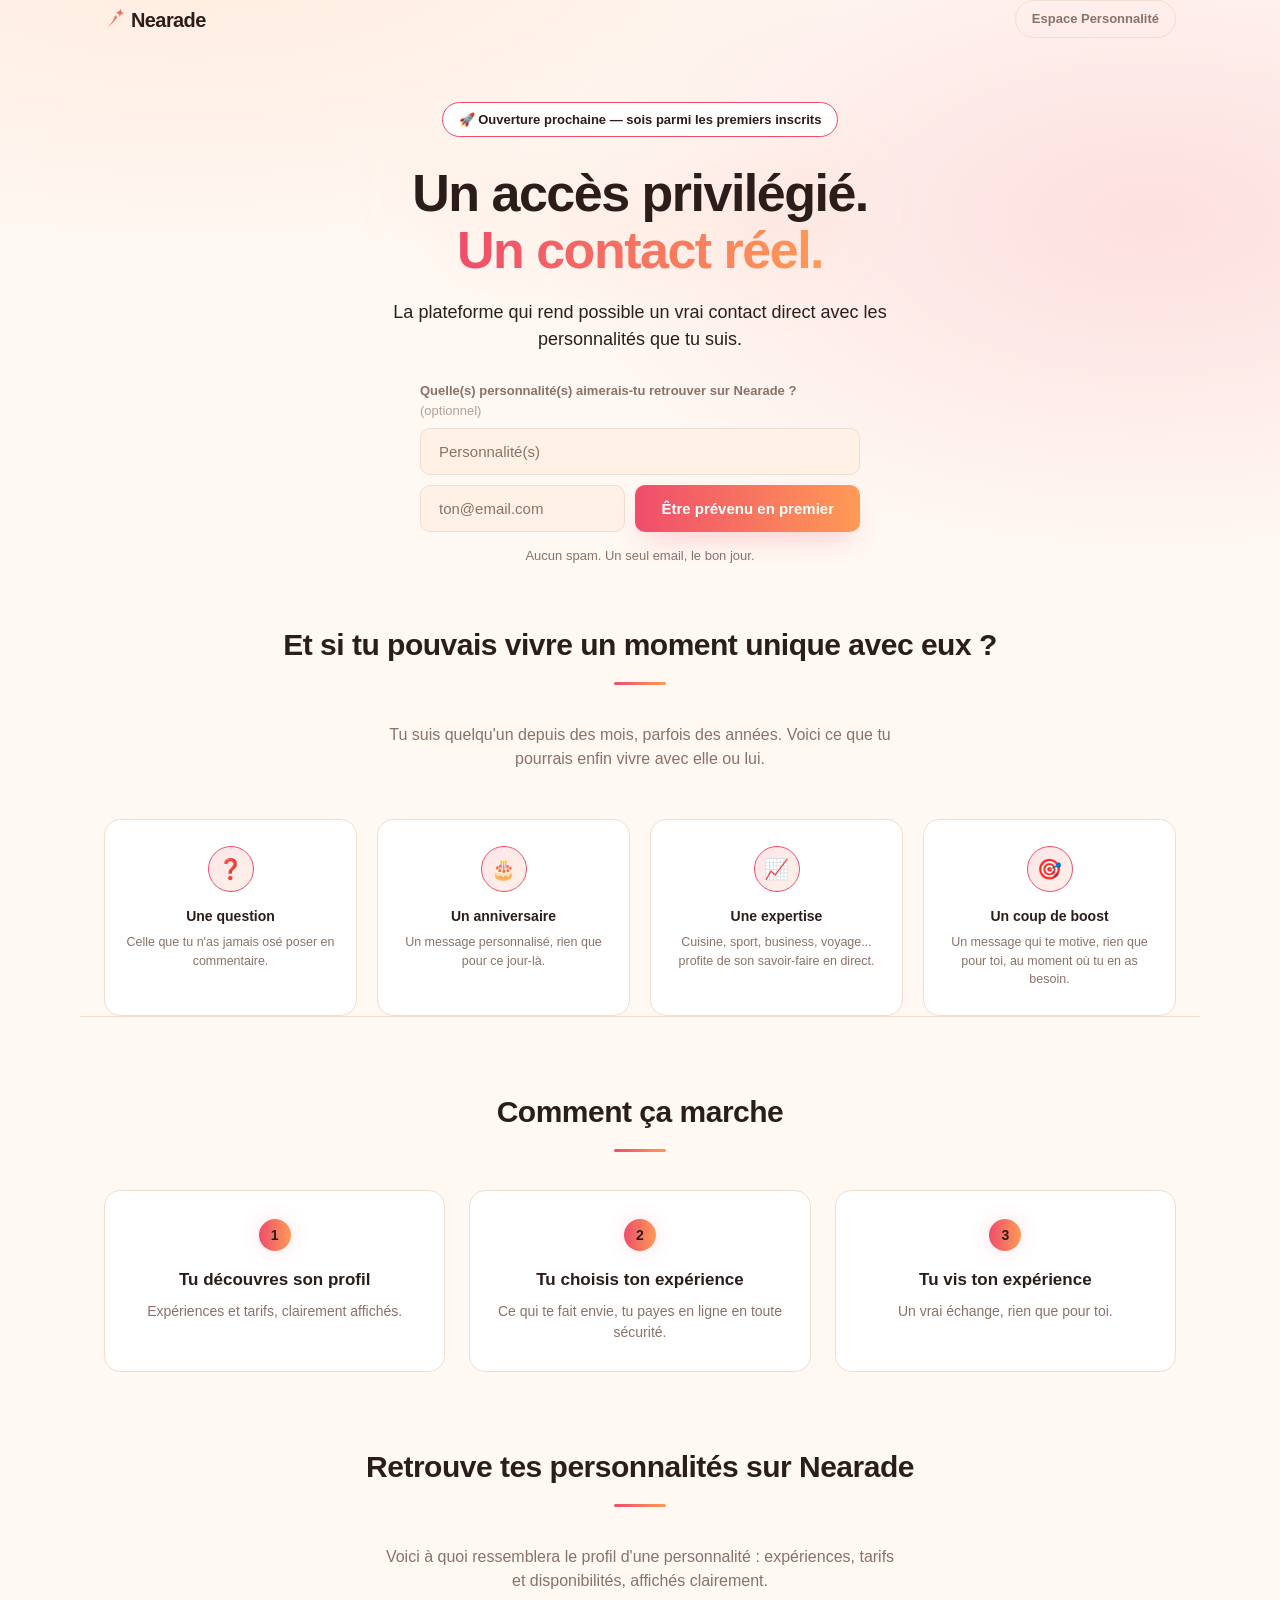
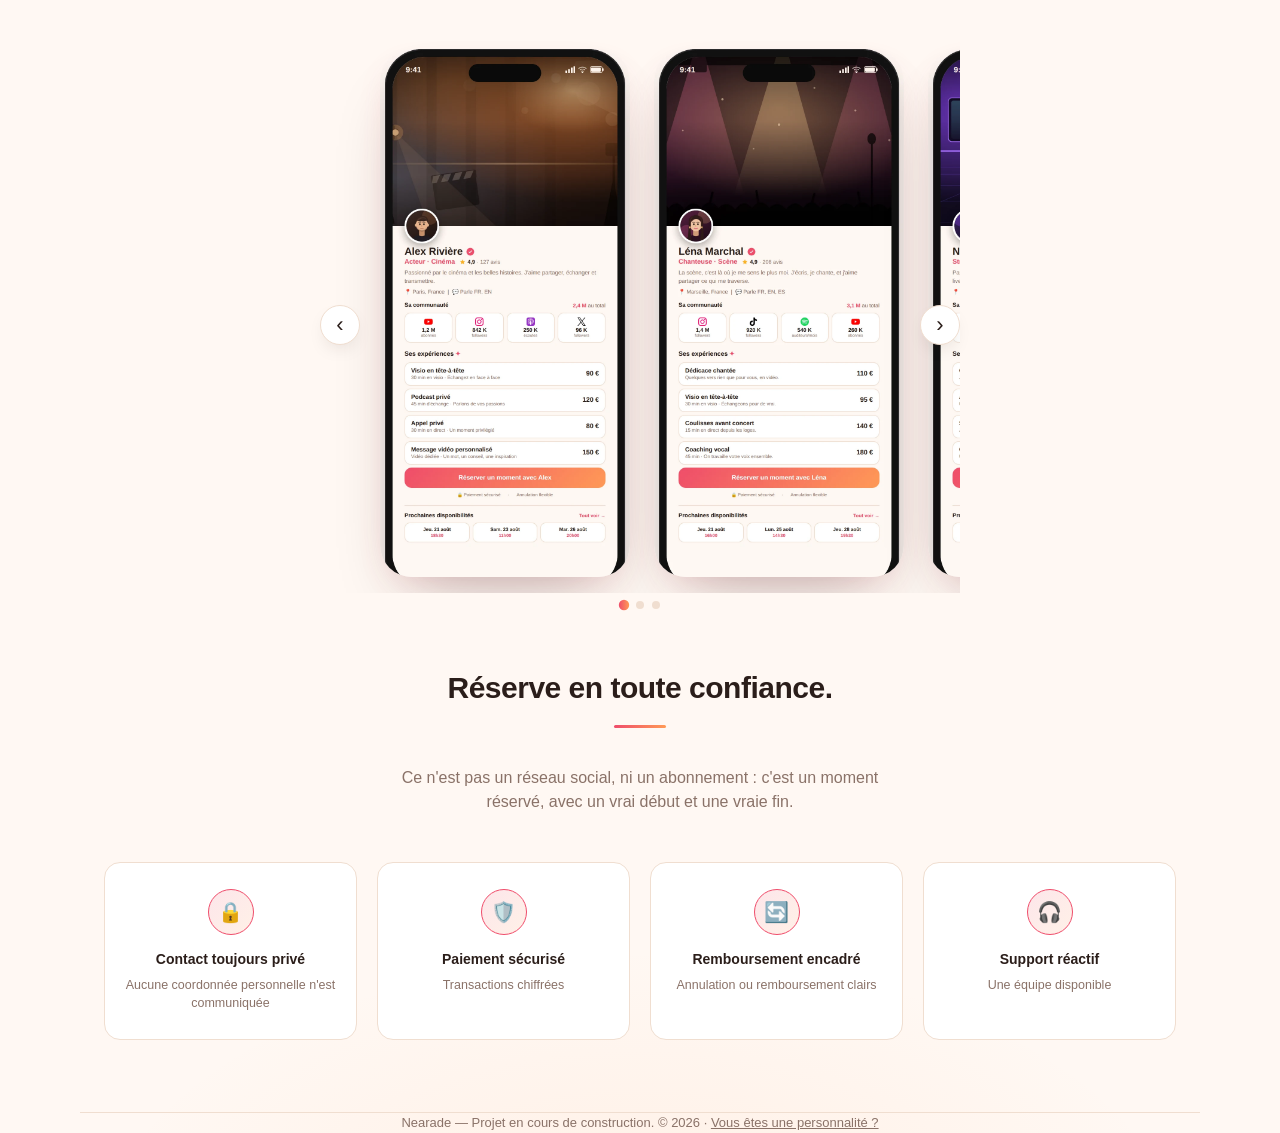
<file: index.html>
<!DOCTYPE html>
<html lang="fr">
<head>
<meta charset="UTF-8">
<meta name="viewport" content="width=device-width, initial-scale=1.0">
<title>Nearade — Un accès privilégié. Un contact réel.</title>
<link rel="icon" type="image/svg+xml" href="favicon.svg">
<link rel="icon" type="image/x-icon" href="favicon.ico">
<link rel="apple-touch-icon" href="apple-touch-icon.png">
<link rel="stylesheet" href="styles.css">
</head>
<body>

<header class="wrap">
  <div class="logo">
    <span class="logo-icon" aria-hidden="true"><svg viewBox="14 21 65 67"><defs><linearGradient id="logoGrad" x1="0%" y1="0%" x2="100%" y2="100%"><stop offset="0%" stop-color="#ef4d6b"/><stop offset="100%" stop-color="#ff9a56"/></linearGradient></defs><path d="M 16.00 86.00 Q 40.00 71.40 55.34 49.01 L 48.66 42.99 Q 40.00 71.40 16.00 86.00 Z" fill="url(#logoGrad)"/><path d="M 76.87 37.81 Q 65.81 38.40 62.19 48.87 Q 61.60 37.81 51.13 34.19 Q 62.19 33.60 65.81 23.13 Q 66.40 34.19 76.87 37.81 Z" fill="url(#logoGrad)"/></svg></span>
    <span class="logo-word">Nearade</span>
  </div>
  <a href="pour-personnalites.html" class="header-link">Espace Personnalité</a>
</header>

<section class="hero wrap">
  <div class="hero-grid">
    <div>
      <div class="badge" id="hero-badge">🚀 Ouverture prochaine — sois parmi les premiers inscrits</div>
      <h1>Un accès privilégié.<br><span class="accent">Un contact réel.</span></h1>

      <p class="subtitle">La plateforme qui rend possible un vrai contact direct avec les personnalités que tu suis.</p>
      <p class="field-label">Quelle(s) personnalité(s) aimerais-tu retrouver sur Nearade ? <span style="opacity:.65;font-weight:500;">(optionnel)</span></p>
      <form class="signup" data-audience="communaute">
        <input type="text" name="personality" class="signup-wide" placeholder="Personnalité(s)">
        <input type="email" placeholder="ton@email.com" required>
        <button type="submit">Être prévenu en premier</button>
      </form>
      <div class="confirm" id="confirm-communaute">C'est noté ! On te préviendra dès l'ouverture.</div>
      <p class="form-note">Aucun spam. Un seul email, le bon jour.</p>
    </div>
  </div>
</section>

<section class="wrap">
  <h2 class="section-title">Et si tu pouvais vivre un moment unique avec eux ?</h2>
  <p class="section-sub">Tu suis quelqu'un depuis des mois, parfois des années. Voici ce que tu pourrais enfin vivre avec elle ou lui.</p>
  <div class="trust-grid trust-grid-4">
    <div class="trust-item">
      <div class="trust-icon">❓</div>
      <h4>Une question</h4>
      <p>Celle que tu n'as jamais osé poser en commentaire.</p>
    </div>
    <div class="trust-item">
      <div class="trust-icon">🎂</div>
      <h4>Un anniversaire</h4>
      <p>Un message personnalisé, rien que pour ce jour-là.</p>
    </div>
    <div class="trust-item">
      <div class="trust-icon">📈</div>
      <h4>Une expertise</h4>
      <p>Cuisine, sport, business, voyage... profite de son savoir-faire en direct.</p>
    </div>
    <div class="trust-item">
      <div class="trust-icon">🎯</div>
      <h4>Un coup de boost</h4>
      <p>Un message qui te motive, rien que pour toi, au moment où tu en as besoin.</p>
    </div>
  </div>
</section>

<section class="how wrap">
  <h2 class="section-title">Comment ça marche</h2>
  <div class="steps">
    <div class="step">
      <div class="step-num">1</div>
      <h3>Tu découvres son profil</h3>
      <p>Expériences et tarifs, clairement affichés.</p>
    </div>
    <div class="step">
      <div class="step-num">2</div>
      <h3>Tu choisis ton expérience</h3>
      <p>Ce qui te fait envie, tu payes en ligne en toute sécurité.</p>
    </div>
    <div class="step">
      <div class="step-num">3</div>
      <h3>Tu vis ton expérience</h3>
      <p>Un vrai échange, rien que pour toi.</p>
    </div>
  </div>
</section>

<section class="wrap">
  <h2 class="section-title">Retrouve tes personnalités sur Nearade</h2>
  <p class="section-sub">Voici à quoi ressemblera le profil d'une personnalité : expériences, tarifs et disponibilités, affichés clairement.</p>
  <div class="app-carousel">
    <button class="carousel-btn carousel-prev" type="button" aria-label="Profil précédent">‹</button>
    <div class="app-carousel-track">
      <div class="app-carousel-slide">
        <img src="carousel-alex.webp" alt="Aperçu du profil d'Alex, acteur, sur l'application Nearade" loading="lazy" width="836" height="1766">
      </div>
      <div class="app-carousel-slide">
        <img src="carousel-lena.webp" alt="Aperçu du profil de Léna, chanteuse, sur l'application Nearade" loading="lazy" width="836" height="1766">
      </div>
      <div class="app-carousel-slide">
        <img src="carousel-neyko.webp" alt="Aperçu du profil de Neyko, créateur gaming sur Twitch, sur l'application Nearade" loading="lazy" width="836" height="1766">
      </div>
    </div>
    <button class="carousel-btn carousel-next" type="button" aria-label="Profil suivant">›</button>
    <div class="carousel-dots">
      <button class="carousel-dot active" type="button" aria-label="Voir le profil 1"></button>
      <button class="carousel-dot" type="button" aria-label="Voir le profil 2"></button>
      <button class="carousel-dot" type="button" aria-label="Voir le profil 3"></button>
    </div>
  </div>
</section>

<section class="trust wrap">
  <h2 class="section-title">Réserve en toute confiance.</h2>
  <p class="section-sub">Ce n'est pas un réseau social, ni un abonnement : c'est un moment réservé, avec un vrai début et une vraie fin.</p>
  <div class="trust-grid trust-grid-4">
    <div class="trust-item">
      <div class="trust-icon">🔒</div>
      <h4>Contact toujours privé</h4>
      <p>Aucune coordonnée personnelle n'est communiquée</p>
    </div>
    <div class="trust-item">
      <div class="trust-icon">🛡️</div>
      <h4>Paiement sécurisé</h4>
      <p>Transactions chiffrées</p>
    </div>
    <div class="trust-item">
      <div class="trust-icon">🔄</div>
      <h4>Remboursement encadré</h4>
      <p>Annulation ou remboursement clairs</p>
    </div>
    <div class="trust-item">
      <div class="trust-icon">🎧</div>
      <h4>Support réactif</h4>
      <p>Une équipe disponible</p>
    </div>
  </div>
</section>

<footer class="wrap">
  Nearade — Projet en cours de construction. © 2026 · <a href="pour-personnalites.html">Vous êtes une personnalité ?</a>
</footer>

<script>
  // Compatibilité avec d'anciens liens vers l'ancien systeme d'onglets :
  // toute personnalite arrivant via ?tab=personnalite ou #personnalite
  // est redirigee vers la page qui lui est dediee.
  (function () {
    const params = new URLSearchParams(window.location.search);
    const hash = window.location.hash.replace('#', '').toLowerCase();
    const wantsTalent = ['personnalite', 'personnalité', 'talent'].includes(params.get('tab')) || ['personnalite', 'personnalité', 'talent'].includes(hash);
    if (wantsTalent) window.location.replace('pour-personnalites.html');
  })();

  // Emails envoyés vers un Google Form (réponses stockées dans une Google Sheet,
  // notification par email à chaque nouvelle inscription).
  const GOOGLE_FORM_ACTION = "https://docs.google.com/forms/d/e/1FAIpQLSdVNce5n4VydIMprrXnOl7bcdYPAIwErjkWQlhPjv7h3YHFcg/formResponse";
  const GOOGLE_FORM_EMAIL_FIELD = "entry.680707710";
  const GOOGLE_FORM_PERSONALITY_FIELD = "entry.763590563";

  document.querySelectorAll('form.signup').forEach(form => {
    form.addEventListener('submit', (e) => {
      e.preventDefault();
      const audience = form.dataset.audience;
      const emailInput = form.querySelector('input[type="email"]');
      const email = emailInput ? emailInput.value : '';
      const personalityInput = form.querySelector('input[name="personality"]');
      const personality = personalityInput ? personalityInput.value.trim() : '';

      if (email) {
        const data = new FormData();
        data.append(GOOGLE_FORM_EMAIL_FIELD, email);
        if (personality) data.append(GOOGLE_FORM_PERSONALITY_FIELD, personality);
        // mode "no-cors" : Google Forms n'autorise pas la lecture de la réponse
        // depuis un autre domaine, mais l'envoi et l'enregistrement fonctionnent.
        fetch(GOOGLE_FORM_ACTION, {
          method: 'POST',
          mode: 'no-cors',
          body: data
        }).catch(() => {
          // Silencieux : même en cas d'erreur réseau, on ne bloque pas l'utilisateur.
        });
      }

      form.style.display = 'none';
      document.getElementById('confirm-' + audience).style.display = 'block';
    });
  });

  // Carrousel des exemples de profils (Alex / Léna / Neyko)
  (function () {
    const carousel = document.querySelector('.app-carousel');
    if (!carousel) return;
    const track = carousel.querySelector('.app-carousel-track');
    const slides = Array.from(carousel.querySelectorAll('.app-carousel-slide'));
    const dots = Array.from(carousel.querySelectorAll('.carousel-dot'));
    const prevBtn = carousel.querySelector('.carousel-prev');
    const nextBtn = carousel.querySelector('.carousel-next');
    let current = 0;

    function goTo(i) {
      current = Math.max(0, Math.min(slides.length - 1, i));
      slides[current].scrollIntoView({ behavior: 'smooth', block: 'nearest', inline: 'center' });
    }

    dots.forEach((dot, i) => dot.addEventListener('click', () => goTo(i)));
    prevBtn.addEventListener('click', () => goTo(current - 1));
    nextBtn.addEventListener('click', () => goTo(current + 1));

    // Met à jour le point actif en fonction du défilement (manuel ou tactile)
    let scrollTimeout;
    track.addEventListener('scroll', () => {
      clearTimeout(scrollTimeout);
      scrollTimeout = setTimeout(() => {
        const trackCenter = track.scrollLeft + track.clientWidth / 2;
        let closest = 0;
        let closestDist = Infinity;
        slides.forEach((slide, i) => {
          const dist = Math.abs((slide.offsetLeft + slide.clientWidth / 2) - trackCenter);
          if (dist < closestDist) { closestDist = dist; closest = i; }
        });
        current = closest;
        dots.forEach((d, i) => d.classList.toggle('active', i === current));
      }, 100);
    });
  })();
</script>

</body>
</html>
</file>
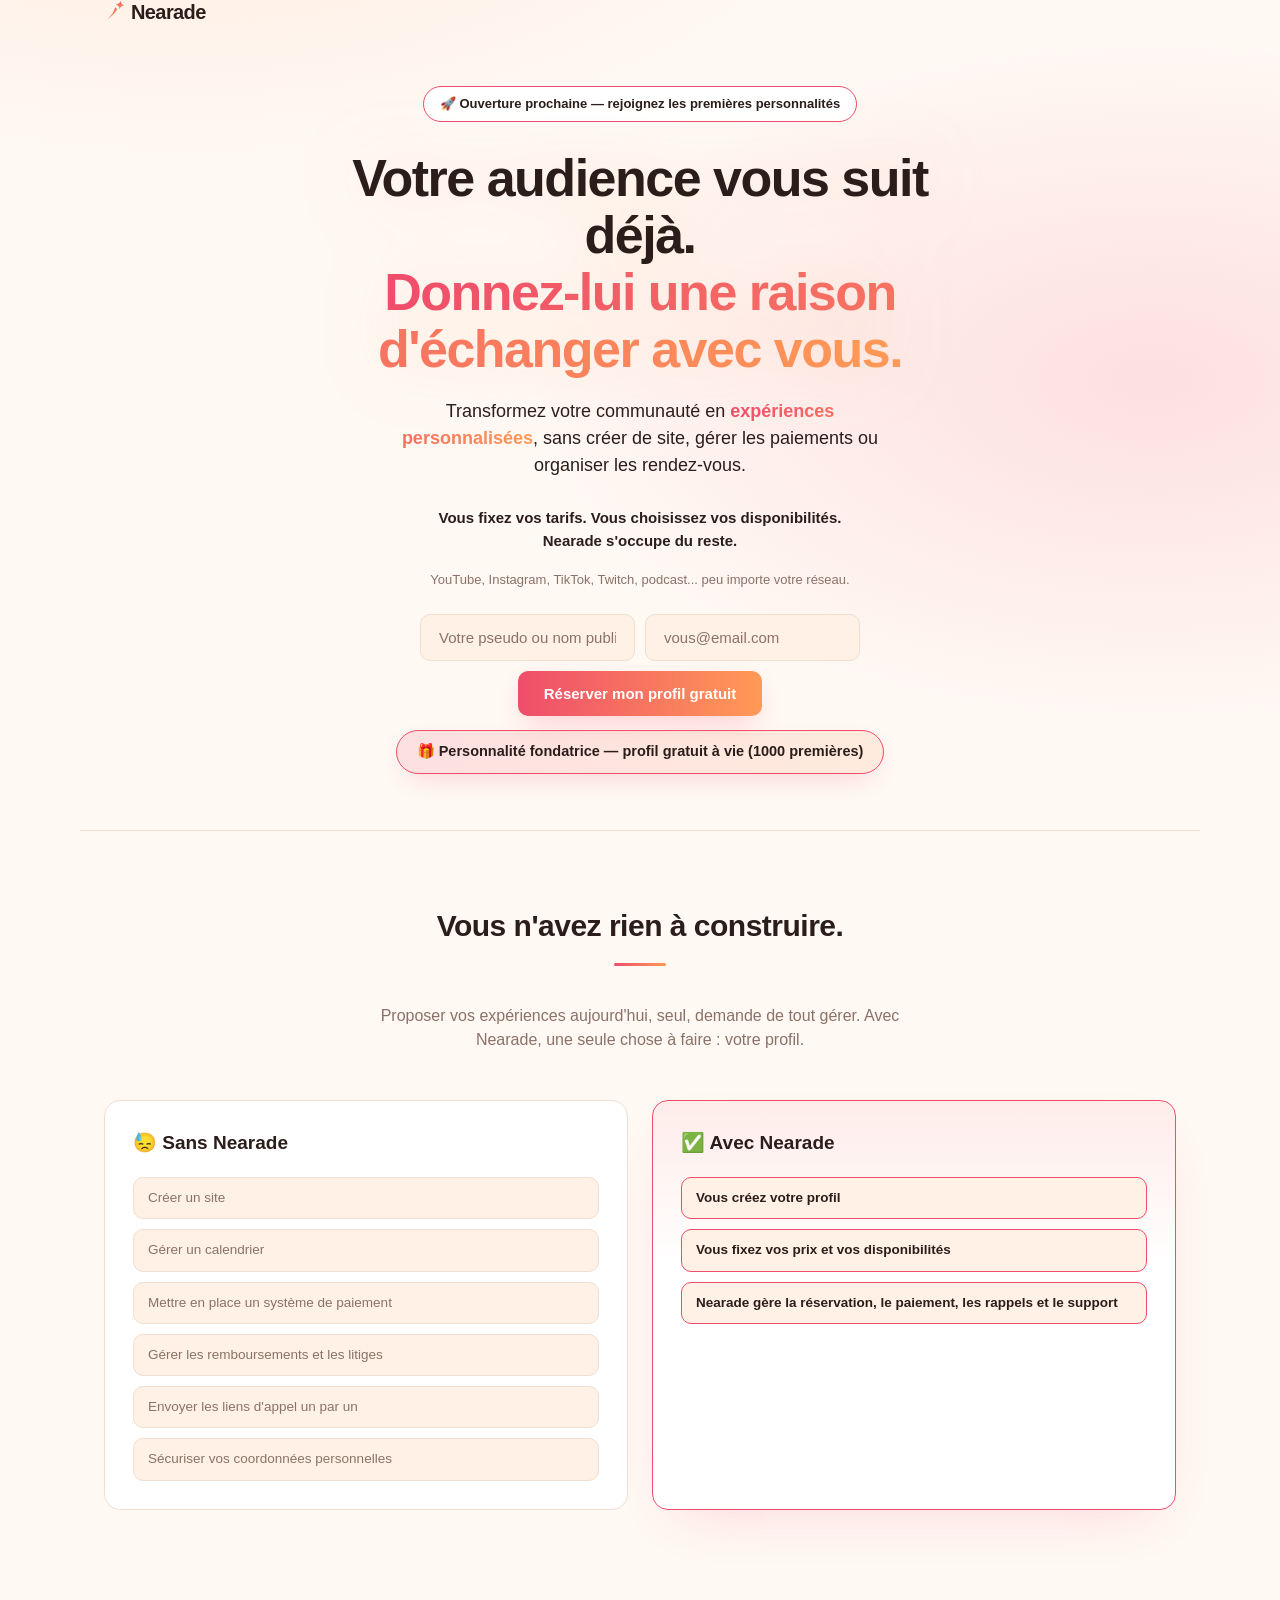
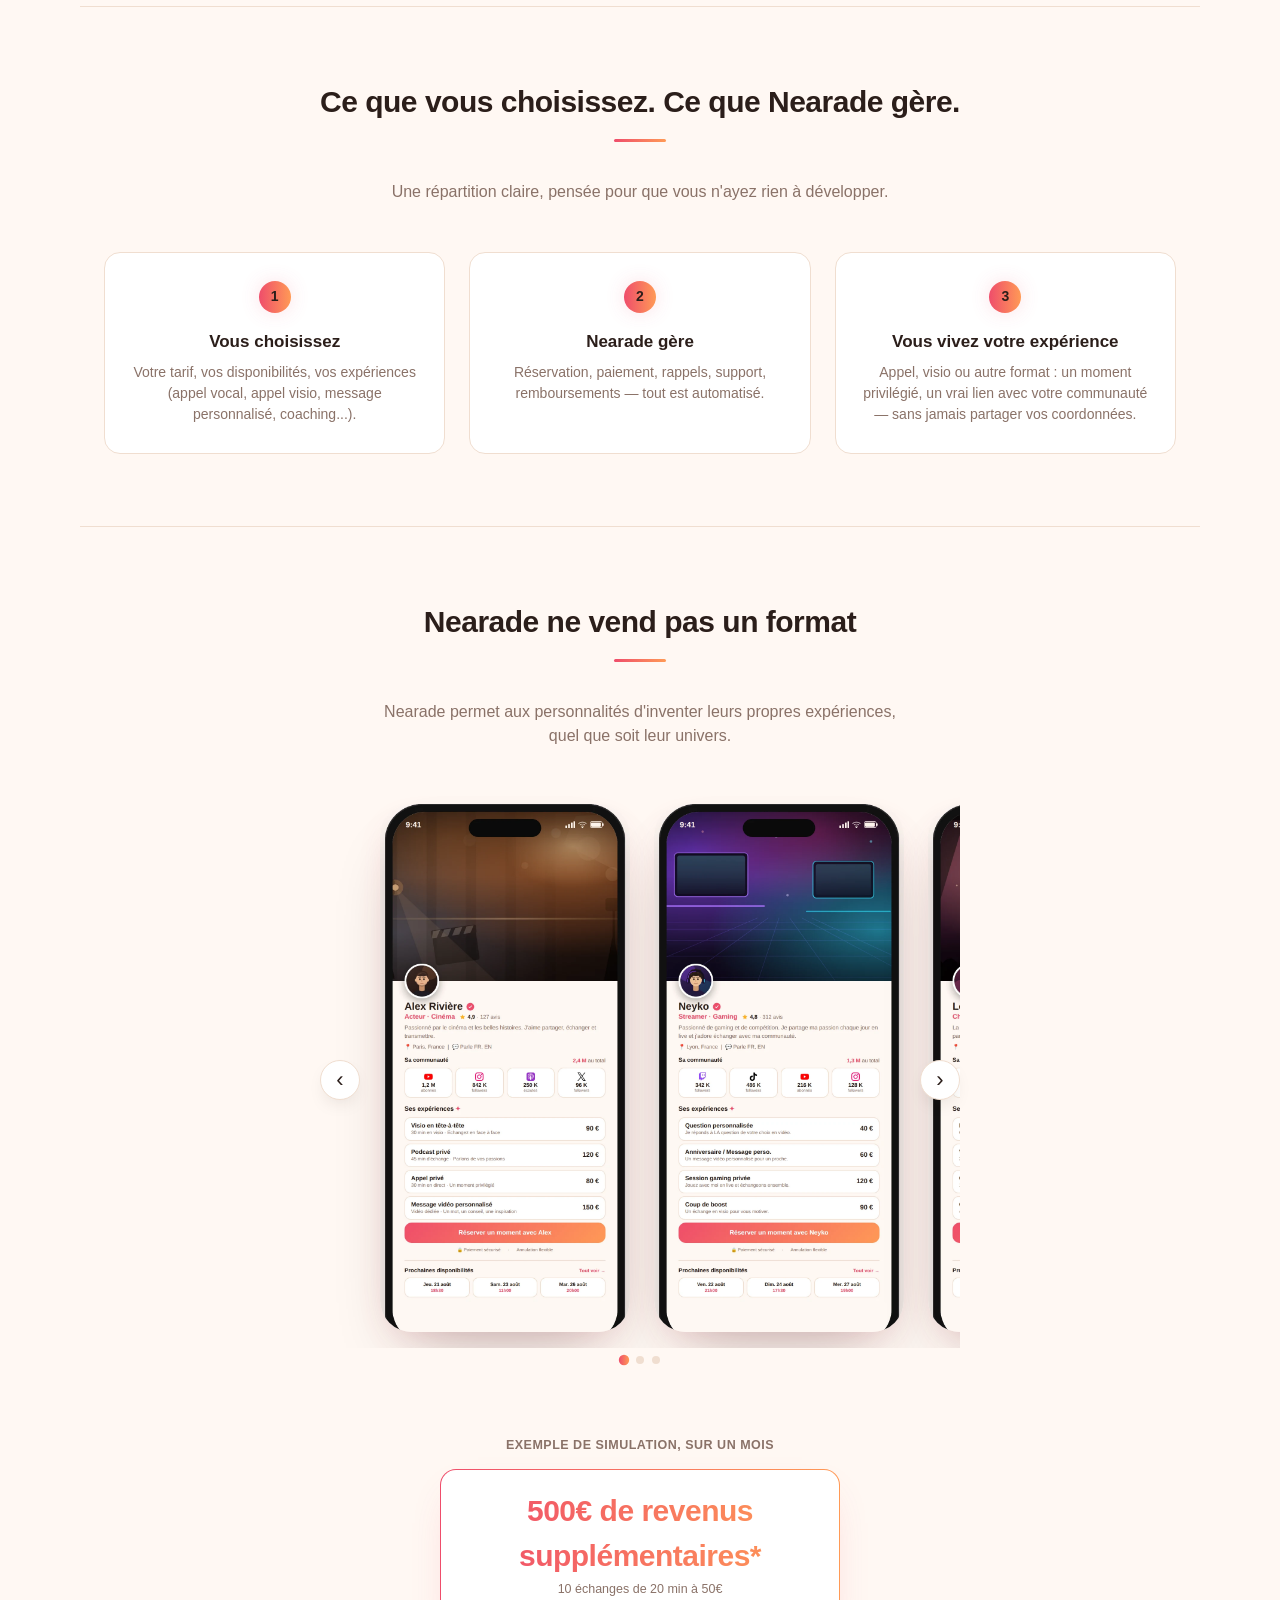
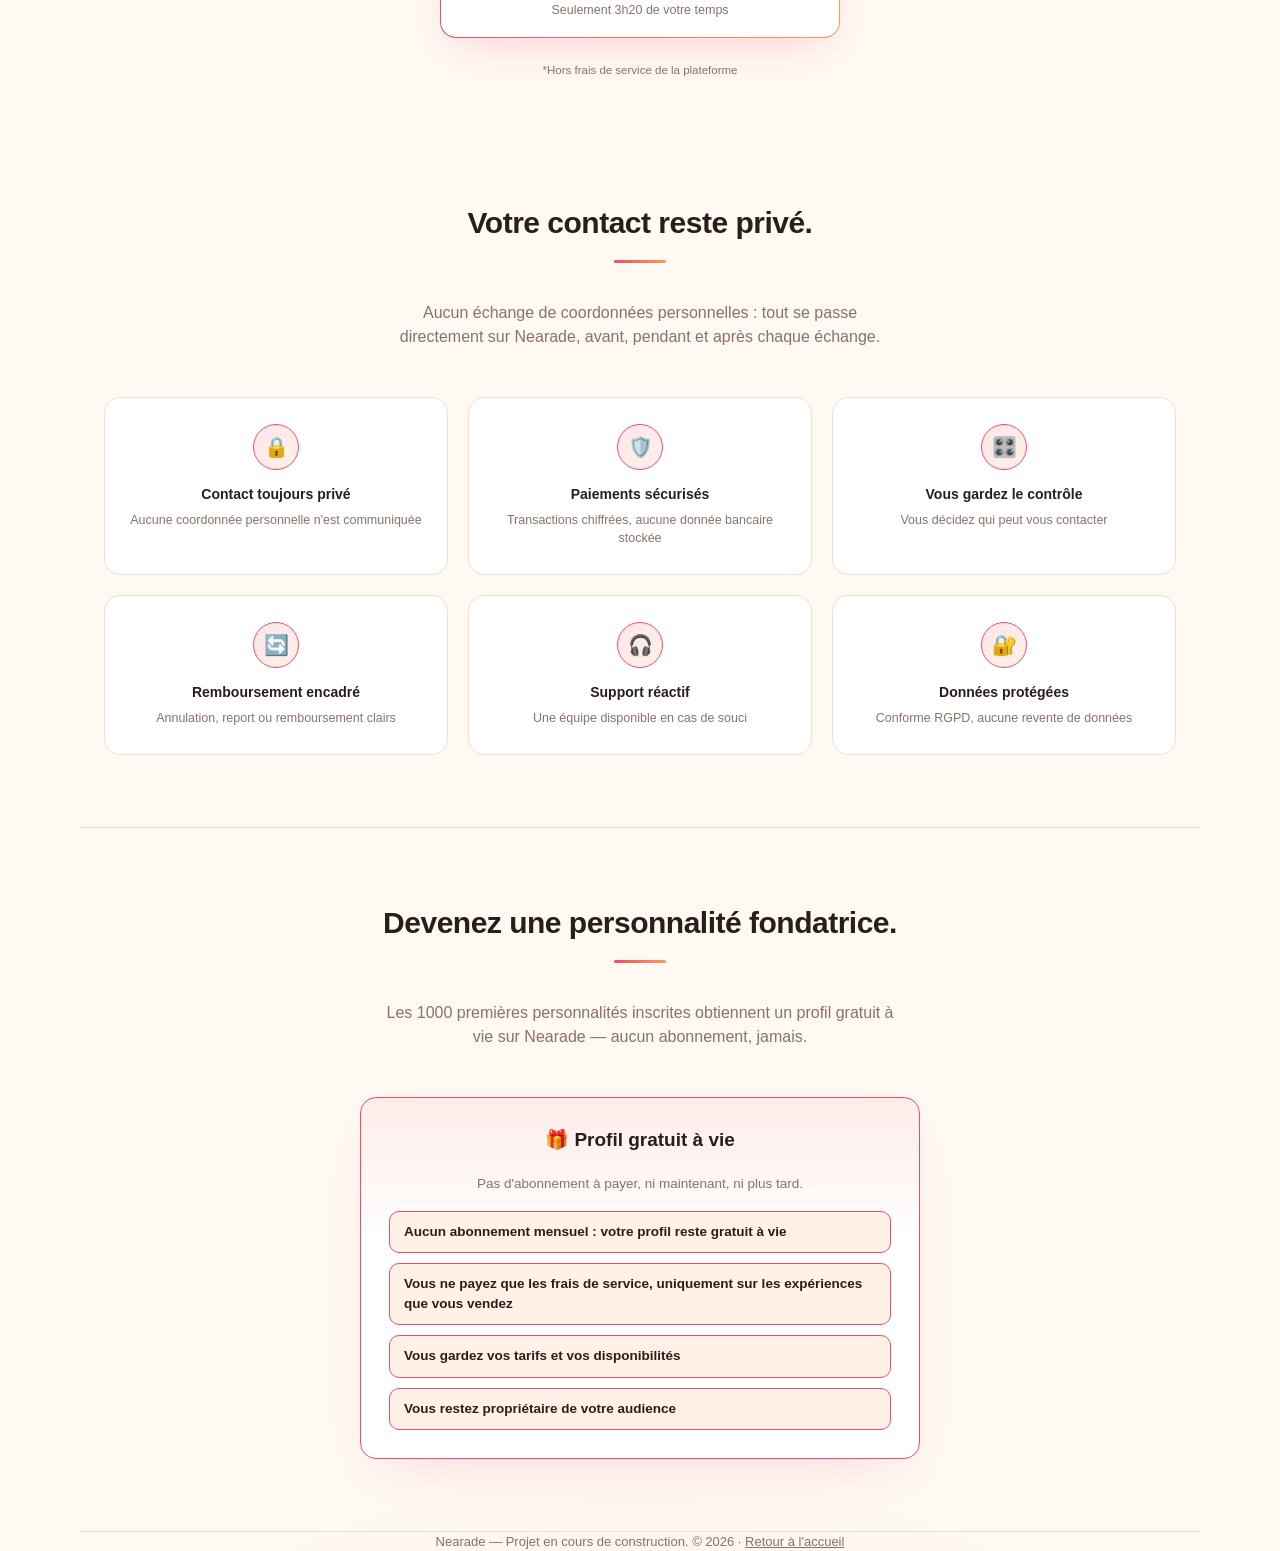
<file: pour-personnalites.html>
<!DOCTYPE html>
<html lang="fr">
<head>
<meta charset="UTF-8">
<meta name="viewport" content="width=device-width, initial-scale=1.0">
<title>Nearade pour les personnalités — Monétisez votre temps, pas votre contenu</title>
<link rel="icon" type="image/svg+xml" href="favicon.svg">
<link rel="icon" type="image/x-icon" href="favicon.ico">
<link rel="apple-touch-icon" href="apple-touch-icon.png">
<link rel="stylesheet" href="styles.css">
</head>
<body>

<header class="wrap">
  <a href="index.html" class="logo">
    <span class="logo-icon" aria-hidden="true"><svg viewBox="14 21 65 67"><defs><linearGradient id="logoGrad2" x1="0%" y1="0%" x2="100%" y2="100%"><stop offset="0%" stop-color="#ef4d6b"/><stop offset="100%" stop-color="#ff9a56"/></linearGradient></defs><path d="M 16.00 86.00 Q 40.00 71.40 55.34 49.01 L 48.66 42.99 Q 40.00 71.40 16.00 86.00 Z" fill="url(#logoGrad2)"/><path d="M 76.87 37.81 Q 65.81 38.40 62.19 48.87 Q 61.60 37.81 51.13 34.19 Q 62.19 33.60 65.81 23.13 Q 66.40 34.19 76.87 37.81 Z" fill="url(#logoGrad2)"/></svg></span>
    <span class="logo-word">Nearade</span>
  </a>
</header>

<section class="hero wrap">
  <div class="hero-grid">
    <div>
      <div class="badge">🚀 Ouverture prochaine — rejoignez les premières personnalités</div>
      <h1>Votre audience vous suit déjà.<br><span class="accent">Donnez-lui une raison d'échanger avec vous.</span></h1>
      <p class="subtitle">Transformez votre communauté en <strong>expériences personnalisées</strong>, sans créer de site, gérer les paiements ou organiser les rendez-vous.</p>
      <p class="pitch-line">Vous fixez vos tarifs. Vous choisissez vos disponibilités. Nearade s'occupe du reste.</p>
      <p class="hero-note">YouTube, Instagram, TikTok, Twitch, podcast... peu importe votre réseau.</p>

      <form class="signup" data-audience="talent">
        <input type="text" placeholder="Votre pseudo ou nom public" required>
        <input type="email" placeholder="vous@email.com" required>
        <button type="submit">Réserver mon profil gratuit</button>
      </form>
      <div class="confirm" id="confirm-talent">Merci ! Nous vous recontactons pour créer votre profil avant l'ouverture publique.</div>
      <p class="form-note"><span class="offer-badge">🎁 Personnalité fondatrice — profil gratuit à vie (1000 premières)</span></p>
    </div>
  </div>
</section>

<section class="build wrap">
  <h2 class="section-title">Vous n'avez rien à construire.</h2>
  <p class="section-sub">Proposer vos expériences aujourd'hui, seul, demande de tout gérer. Avec Nearade, une seule chose à faire : votre profil.</p>
  <div class="value-cols">
    <div class="value-col">
      <h3>😓 Sans Nearade</h3>
      <ul class="pain-list">
        <li>Créer un site</li>
        <li>Gérer un calendrier</li>
        <li>Mettre en place un système de paiement</li>
        <li>Gérer les remboursements et les litiges</li>
        <li>Envoyer les liens d'appel un par un</li>
        <li>Sécuriser vos coordonnées personnelles</li>
      </ul>
    </div>
    <div class="value-col highlight">
      <h3>✅ Avec Nearade</h3>
      <ul class="pain-list good">
        <li>Vous créez votre profil</li>
        <li>Vous fixez vos prix et vos disponibilités</li>
        <li>Nearade gère la réservation, le paiement, les rappels et le support</li>
      </ul>
    </div>
  </div>
</section>

<section class="how wrap">
  <h2 class="section-title">Ce que vous choisissez. Ce que Nearade gère.</h2>
  <p class="section-sub">Une répartition claire, pensée pour que vous n'ayez rien à développer.</p>
  <div class="steps">
    <div class="step">
      <div class="step-num">1</div>
      <h3>Vous choisissez</h3>
      <p>Votre tarif, vos disponibilités, vos expériences (appel vocal, appel visio, message personnalisé, coaching...).</p>
    </div>
    <div class="step">
      <div class="step-num">2</div>
      <h3>Nearade gère</h3>
      <p>Réservation, paiement, rappels, support, remboursements — tout est automatisé.</p>
    </div>
    <div class="step">
      <div class="step-num">3</div>
      <h3>Vous vivez votre expérience</h3>
      <p>Appel, visio ou autre format : un moment privilégié, un vrai lien avec votre communauté — sans jamais partager vos coordonnées.</p>
    </div>
  </div>
</section>

<section class="platforms wrap">
  <h2 class="section-title">Nearade ne vend pas un format</h2>
  <p class="section-sub">Nearade permet aux personnalités d'inventer leurs propres expériences, quel que soit leur univers.</p>

  <div class="app-carousel">
    <button class="carousel-btn carousel-prev" type="button" aria-label="Profil précédent">‹</button>
    <div class="app-carousel-track">
      <div class="app-carousel-slide">
        <img src="carousel-alex.webp" alt="Aperçu du profil d'Alex, acteur, sur l'application Nearade" loading="lazy" width="836" height="1766">
      </div>
      <div class="app-carousel-slide">
        <img src="carousel-neyko.webp" alt="Aperçu du profil de Neyko, créateur gaming sur Twitch, sur l'application Nearade" loading="lazy" width="836" height="1766">
      </div>
      <div class="app-carousel-slide">
        <img src="carousel-lena.webp" alt="Aperçu du profil de Léna, chanteuse, sur l'application Nearade" loading="lazy" width="836" height="1766">
      </div>
    </div>
    <button class="carousel-btn carousel-next" type="button" aria-label="Profil suivant">›</button>
    <div class="carousel-dots">
      <button class="carousel-dot active" type="button" aria-label="Voir le profil 1"></button>
      <button class="carousel-dot" type="button" aria-label="Voir le profil 2"></button>
      <button class="carousel-dot" type="button" aria-label="Voir le profil 3"></button>
    </div>
  </div>
</section>

<section class="wrap section-stat">
  <p class="revenue-label">Exemple de simulation, sur un mois</p>
  <div class="revenue-example">
    <strong>500€ de revenus supplémentaires*</strong>
    <span>10 échanges de 20 min à 50€</span>
    <span>Seulement 3h20 de votre temps</span>
  </div>
  <p class="revenue-disclaimer">*Hors frais de service de la plateforme</p>
</section>

<section class="trust wrap">
  <h2 class="section-title">Votre contact reste privé.</h2>
  <p class="section-sub">Aucun échange de coordonnées personnelles : tout se passe directement sur Nearade, avant, pendant et après chaque échange.</p>
  <div class="trust-grid">
    <div class="trust-item">
      <div class="trust-icon">🔒</div>
      <h4>Contact toujours privé</h4>
      <p>Aucune coordonnée personnelle n'est communiquée</p>
    </div>
    <div class="trust-item">
      <div class="trust-icon">🛡️</div>
      <h4>Paiements sécurisés</h4>
      <p>Transactions chiffrées, aucune donnée bancaire stockée</p>
    </div>
    <div class="trust-item">
      <div class="trust-icon">🎛️</div>
      <h4>Vous gardez le contrôle</h4>
      <p>Vous décidez qui peut vous contacter</p>
    </div>
    <div class="trust-item">
      <div class="trust-icon">🔄</div>
      <h4>Remboursement encadré</h4>
      <p>Annulation, report ou remboursement clairs</p>
    </div>
    <div class="trust-item">
      <div class="trust-icon">🎧</div>
      <h4>Support réactif</h4>
      <p>Une équipe disponible en cas de souci</p>
    </div>
    <div class="trust-item">
      <div class="trust-icon">🔐</div>
      <h4>Données protégées</h4>
      <p>Conforme RGPD, aucune revente de données</p>
    </div>
  </div>
</section>

<section class="value wrap">
  <h2 class="section-title">Devenez une personnalité fondatrice.</h2>
  <p class="section-sub">Les 1000 premières personnalités inscrites obtiennent un profil gratuit à vie sur Nearade — aucun abonnement, jamais.</p>
  <div class="value-cols" style="grid-template-columns:1fr;max-width:560px;margin:0 auto;">
    <div class="value-col highlight" style="text-align:center;">
      <h3 style="justify-content:center;">🎁 Profil gratuit à vie</h3>
      <p style="color:var(--text-muted);font-size:13.5px;margin-bottom:16px;">Pas d'abonnement à payer, ni maintenant, ni plus tard.</p>
      <ul class="pain-list good" style="text-align:left;">
        <li>Aucun abonnement mensuel : votre profil reste gratuit à vie</li>
        <li>Vous ne payez que les frais de service, uniquement sur les expériences que vous vendez</li>
        <li>Vous gardez vos tarifs et vos disponibilités</li>
        <li>Vous restez propriétaire de votre audience</li>
      </ul>
    </div>
  </div>
</section>

<footer class="wrap">
  Nearade — Projet en cours de construction. © 2026 · <a href="index.html">Retour à l'accueil</a>
</footer>

<script>
  const GOOGLE_FORM_ACTION = "https://docs.google.com/forms/d/e/1FAIpQLSdVNce5n4VydIMprrXnOl7bcdYPAIwErjkWQlhPjv7h3YHFcg/formResponse";
  const GOOGLE_FORM_EMAIL_FIELD = "entry.680707710";

  document.querySelectorAll('form.signup').forEach(form => {
    form.addEventListener('submit', (e) => {
      e.preventDefault();
      const audience = form.dataset.audience;
      const emailInput = form.querySelector('input[type="email"]');
      const email = emailInput ? emailInput.value : '';

      if (email) {
        const data = new FormData();
        data.append(GOOGLE_FORM_EMAIL_FIELD, email);
        fetch(GOOGLE_FORM_ACTION, {
          method: 'POST',
          mode: 'no-cors',
          body: data
        }).catch(() => {});
      }

      form.style.display = 'none';
      document.getElementById('confirm-' + audience).style.display = 'block';
    });
  });

  // Carrousel des exemples de profils (Alex / Neyko / Léna)
  (function () {
    const carousel = document.querySelector('.app-carousel');
    if (!carousel) return;
    const track = carousel.querySelector('.app-carousel-track');
    const slides = Array.from(carousel.querySelectorAll('.app-carousel-slide'));
    const dots = Array.from(carousel.querySelectorAll('.carousel-dot'));
    const prevBtn = carousel.querySelector('.carousel-prev');
    const nextBtn = carousel.querySelector('.carousel-next');
    let current = 0;

    function goTo(i) {
      current = Math.max(0, Math.min(slides.length - 1, i));
      slides[current].scrollIntoView({ behavior: 'smooth', block: 'nearest', inline: 'center' });
    }

    dots.forEach((dot, i) => dot.addEventListener('click', () => goTo(i)));
    prevBtn.addEventListener('click', () => goTo(current - 1));
    nextBtn.addEventListener('click', () => goTo(current + 1));

    // Met à jour le point actif en fonction du défilement (manuel ou tactile)
    let scrollTimeout;
    track.addEventListener('scroll', () => {
      clearTimeout(scrollTimeout);
      scrollTimeout = setTimeout(() => {
        const trackCenter = track.scrollLeft + track.clientWidth / 2;
        let closest = 0;
        let closestDist = Infinity;
        slides.forEach((slide, i) => {
          const dist = Math.abs((slide.offsetLeft + slide.clientWidth / 2) - trackCenter);
          if (dist < closestDist) { closestDist = dist; closest = i; }
        });
        current = closest;
        dots.forEach((d, i) => d.classList.toggle('active', i === current));
      }, 100);
    });
  })();
</script>

</body>
</html>
</file>
<file: styles.css>
:root{
  --bg:#fff8f3;
  --bg-soft:#fff1e6;
  --card:#ffffff;
  --text:#2b1e1a;
  --text-muted:#8a7268;
  --accent:#ef4d6b;
  --accent-2:#ff9a56;
  --border:#f0ded0;
}
*{box-sizing:border-box;margin:0;padding:0;}
body{
  font-family:-apple-system,BlinkMacSystemFont,"Segoe UI",Roboto,Helvetica,Arial,sans-serif;
  background:
    radial-gradient(720px 400px at 15% -5%, rgba(255,154,86,.16), transparent),
    radial-gradient(620px 340px at 90% 8%, rgba(239,77,107,.14), transparent),
    radial-gradient(560px 320px at 50% 105%, rgba(255,154,86,.10), transparent),
    var(--bg);
  color:var(--text);
  line-height:1.5;
}
a{color:inherit;}
.wrap{max-width:1120px;margin:0 auto;padding:0 24px;}

header{
  padding-top:26px;
  padding-bottom:26px;
  display:flex;
  align-items:center;
  justify-content:space-between;
}
.logo{
  display:flex;
  align-items:flex-end;
  gap:6px;
  text-decoration:none;
}
.logo-icon{
  width:21px;
  height:22px;
  flex-shrink:0;
}
.logo-icon svg{width:100%;height:100%;display:block;}
.logo-word{
  font-weight:800;
  font-size:20px;
  letter-spacing:-0.6px;
  color:var(--text);
  line-height:1;
}
.header-link{
  font-size:13px;
  font-weight:600;
  color:var(--text-muted);
  border:1px solid var(--border);
  padding:8px 16px;
  border-radius:999px;
  text-decoration:none;
  transition:border-color .15s ease, color .15s ease;
}
.header-link:hover{border-color:var(--accent);color:var(--text);}

.hero{
  padding-top:64px;
  padding-bottom:56px;
}
.hero-grid{
  max-width:640px;
  margin:0 auto;
  text-align:center;
}
.badge{
  display:inline-block;
  background:var(--card);
  border:1px solid var(--accent);
  color:var(--text);
  font-weight:600;
  font-size:13px;
  padding:7px 16px;
  border-radius:999px;
  margin-bottom:28px;
  animation:pulseGlow 2.6s ease-in-out infinite;
}
@keyframes pulseGlow{
  0%,100%{box-shadow:0 0 0 0 rgba(239,77,107,.35);}
  50%{box-shadow:0 0 0 9px rgba(239,77,107,0);}
}
h1{
  font-size:52px;
  font-weight:800;
  letter-spacing:-1.5px;
  line-height:1.1;
  margin-bottom:20px;
  filter:drop-shadow(0 0 34px rgba(255,154,86,.2));
}
h1 .accent{
  background:linear-gradient(90deg,var(--accent),var(--accent-2));
  -webkit-background-clip:text;
  background-clip:text;
  color:transparent;
}
.subtitle{
  font-size:18px;
  font-weight:500;
  color:var(--text);
  max-width:520px;
  margin:0 auto 28px;
}
.subtitle strong{
  font-weight:800;
  background:linear-gradient(90deg,var(--accent),var(--accent-2));
  -webkit-background-clip:text;
  background-clip:text;
  color:transparent;
}
.hero-note{
  font-size:13px;
  color:var(--text-muted);
  max-width:440px;
  margin:0 auto 24px;
}
.pitch-line{
  font-size:15px;
  font-weight:700;
  color:var(--text);
  max-width:460px;
  margin:0 auto 18px;
}
.hero-tagline{
  font-style:italic;
  font-size:15.5px;
  color:var(--text-muted);
  max-width:480px;
  margin:0 auto 26px;
}
.field-label{
  font-size:13px;
  font-weight:600;
  color:var(--text-muted);
  max-width:440px;
  margin:0 auto 8px;
  text-align:left;
}
.section-stat{
  padding-bottom:64px;
  text-align:center;
}
.revenue-disclaimer{
  text-align:center;
  color:var(--text-muted);
  font-size:11.5px;
  margin-top:10px;
}
.revenue-label{
  text-align:center;
  color:var(--text-muted);
  font-size:12.5px;
  font-weight:700;
  text-transform:uppercase;
  letter-spacing:.5px;
  margin-bottom:14px;
}
.panel-kicker{
  display:inline-block;
  font-size:12.5px;
  font-weight:700;
  text-transform:uppercase;
  letter-spacing:.5px;
  color:var(--accent);
  margin-bottom:10px;
}

.tabs{
  display:inline-flex;
  background:var(--card);
  border:1px solid var(--border);
  border-radius:999px;
  padding:4px;
  margin-bottom:24px;
}
.tab-btn{
  border:none;
  background:transparent;
  color:var(--text-muted);
  font-size:14px;
  font-weight:600;
  padding:10px 22px;
  border-radius:999px;
  cursor:pointer;
  transition:all .2s;
}
.tab-btn.active{
  background:linear-gradient(90deg,var(--accent),var(--accent-2));
  color:#fff;
  box-shadow:0 8px 22px -8px rgba(239,77,107,.35);
}

.panel{display:none;}
.panel.active{display:block;}

/* Sections entières gérées par audience (Communauté / Personnalité) */
.audience-section{display:none;}
.audience-section.active{display:block;}

.value-cols.single{
  grid-template-columns:1fr;
  max-width:560px;
  margin-left:auto;
  margin-right:auto;
}

.trust-grid.trust-grid-4{grid-template-columns:repeat(4,1fr);}
.trust-grid.trust-grid-3{grid-template-columns:repeat(3,1fr);}
@media (max-width:820px){
  .trust-grid.trust-grid-3{grid-template-columns:1fr;}
}

.usecase-chips{
  display:flex;
  flex-wrap:wrap;
  justify-content:center;
  gap:8px;
  max-width:440px;
  margin:0 auto 22px;
}

.revenue-example{
  max-width:400px;
  margin:0 auto 24px;
  display:flex;
  flex-direction:column;
  align-items:center;
  gap:2px;
  background:
    linear-gradient(var(--card), var(--card)) padding-box,
    linear-gradient(90deg,var(--accent),var(--accent-2)) border-box;
  border:1.5px solid transparent;
  border-radius:16px;
  padding:18px 24px;
  box-shadow:0 16px 40px -18px rgba(239,77,107,.3);
}
.revenue-example span{font-size:12.5px;color:var(--text-muted);}
.revenue-example strong{
  font-size:30px;
  font-weight:800;
  letter-spacing:-.5px;
  background:linear-gradient(90deg,var(--accent),var(--accent-2));
  -webkit-background-clip:text;
  background-clip:text;
  color:transparent;
}

.offer-badge{
  display:inline-block;
  background:linear-gradient(90deg, rgba(239,77,107,.14), rgba(255,154,86,.14));
  border:1.5px solid var(--accent);
  color:var(--text);
  font-weight:800;
  font-size:14.5px;
  padding:10px 20px;
  border-radius:999px;
  box-shadow:0 10px 28px -12px rgba(239,77,107,.32);
}

form.signup{
  display:flex;
  gap:10px;
  max-width:440px;
  margin:0 auto;
  flex-wrap:wrap;
  justify-content:center;
}
form.signup input[type="email"],
form.signup input[type="text"]{
  flex:1;
  min-width:180px;
  padding:14px 18px;
  border-radius:10px;
  border:1px solid var(--border);
  background:var(--bg-soft);
  color:var(--text);
  font-size:15px;
  transition:border-color .15s ease, box-shadow .15s ease;
}
form.signup input::placeholder{color:var(--text-muted);}
form.signup input.signup-wide{flex:1 1 100%;}
form.signup input:focus{
  outline:none;
  border-color:var(--accent);
  box-shadow:0 0 0 3px rgba(239,77,107,.16);
}
form.signup button{
  padding:14px 26px;
  border-radius:10px;
  border:none;
  background:linear-gradient(90deg,var(--accent),var(--accent-2));
  color:#fff;
  font-weight:700;
  font-size:15px;
  cursor:pointer;
  white-space:nowrap;
  box-shadow:0 12px 30px -10px rgba(239,77,107,.32);
  transition:transform .15s ease, box-shadow .15s ease, filter .15s ease;
}
form.signup button:hover{
  filter:brightness(1.1);
  transform:translateY(-2px);
  box-shadow:0 16px 38px -10px rgba(239,77,107,.4);
}
.form-note{
  font-size:13px;
  color:var(--text-muted);
  margin-top:14px;
}
.confirm{
  display:none;
  max-width:440px;
  margin:0 auto;
  text-align:left;
  background:var(--card);
  border:1px solid var(--border);
  border-radius:12px;
  padding:18px 22px;
  font-size:15px;
}

/* Abstract "photo" avatars — stand in for real profile pictures */
.avatar-photo{
  position:relative;
  border-radius:50%;
  flex-shrink:0;
  background-size:cover;
}
.avatar-a{background:
  radial-gradient(circle at 50% 32%, rgba(255,255,255,.28) 0%, transparent 32%),
  radial-gradient(circle at 50% 78%, rgba(0,0,0,.32) 0%, transparent 42%),
  radial-gradient(circle at 22% 24%, #7cf5d0 0%, transparent 45%),
  radial-gradient(circle at 78% 34%, #4f9dff 0%, transparent 50%),
  linear-gradient(135deg,#0ea5a5,#1e3a8a);
}
.avatar-b{background:
  radial-gradient(circle at 50% 32%, rgba(255,255,255,.28) 0%, transparent 32%),
  radial-gradient(circle at 50% 78%, rgba(0,0,0,.32) 0%, transparent 42%),
  radial-gradient(circle at 28% 26%, #ffd166 0%, transparent 45%),
  radial-gradient(circle at 74% 68%, #ff5c8a 0%, transparent 55%),
  linear-gradient(135deg,#ff8a5c,#ff5c8a);
}
.avatar-c{background:
  radial-gradient(circle at 50% 32%, rgba(255,255,255,.28) 0%, transparent 32%),
  radial-gradient(circle at 50% 78%, rgba(0,0,0,.32) 0%, transparent 42%),
  radial-gradient(circle at 24% 28%, #c084fc 0%, transparent 45%),
  radial-gradient(circle at 76% 66%, #fbbf24 0%, transparent 50%),
  linear-gradient(135deg,#7c5cff,#c084fc);
}
.avatar-d{background:
  radial-gradient(circle at 50% 32%, rgba(255,255,255,.28) 0%, transparent 32%),
  radial-gradient(circle at 50% 78%, rgba(0,0,0,.32) 0%, transparent 42%),
  radial-gradient(circle at 28% 24%, #6ee7b7 0%, transparent 45%),
  radial-gradient(circle at 72% 70%, #34d399 0%, transparent 55%),
  linear-gradient(135deg,#10b981,#34d399);
}
.platform-dot{
  position:absolute;
  bottom:-3px;right:-3px;
  width:22px;height:22px;
  border-radius:50%;
  background:var(--bg-soft);
  border:2px solid var(--card);
  display:flex;align-items:center;justify-content:center;
  font-size:11px;
}
section.how{
  padding-top:72px;
  padding-bottom:72px;
  border-top:1px solid var(--border);
}
section.build{
  padding-top:72px;
  padding-bottom:72px;
  border-top:1px solid var(--border);
}
.section-title{
  position:relative;
  text-align:center;
  font-size:30px;
  font-weight:800;
  letter-spacing:-0.5px;
  margin-bottom:38px;
  padding-bottom:18px;
}
.section-title::after{
  content:"";
  position:absolute;
  bottom:0;left:50%;
  transform:translateX(-50%);
  width:52px;height:3px;
  border-radius:3px;
  background:linear-gradient(90deg,var(--accent),var(--accent-2));
}
.section-sub{
  text-align:center;
  color:var(--text-muted);
  max-width:520px;
  margin:0 auto 48px;
}
.steps{
  display:grid;
  grid-template-columns:repeat(3,1fr);
  gap:24px;
}
.steps.steps-4{
  grid-template-columns:repeat(2,1fr);
}
.step{
  position:relative;
  overflow:hidden;
  text-align:center;
  background:var(--card);
  border:1px solid var(--border);
  border-radius:16px;
  padding:28px 24px;
  transition:transform .2s ease, box-shadow .2s ease, border-color .2s ease;
}
.step::before{
  content:"";
  position:absolute;
  top:0;left:0;right:0;height:3px;
  background:linear-gradient(90deg,var(--accent),var(--accent-2));
  opacity:0;
  transition:opacity .2s ease;
}
.step:hover{
  transform:translateY(-5px);
  border-color:var(--accent);
  box-shadow:0 20px 45px -22px rgba(255,154,86,.28);
}
.step:hover::before{opacity:1;}
.step-num{
  width:32px;height:32px;
  border-radius:50%;
  background:linear-gradient(90deg,var(--accent),var(--accent-2));
  display:flex;align-items:center;justify-content:center;
  font-weight:700;font-size:14px;
  margin:0 auto 16px;
  box-shadow:0 0 22px -4px rgba(239,77,107,.3);
}
.step h3{font-size:17px;margin-bottom:8px;}
.step p{color:var(--text-muted);font-size:14px;}

section.platforms{
  padding-top:72px;
  padding-bottom:72px;
  border-top:1px solid var(--border);
}
.platform-badges{
  display:flex;
  flex-wrap:wrap;
  justify-content:center;
  gap:10px;
  margin-bottom:44px;
}
.platform-badge{
  background:var(--card);
  border:1px solid var(--border);
  color:var(--text-muted);
  font-size:13px;
  font-weight:600;
  padding:8px 16px;
  border-radius:999px;
  transition:transform .15s ease, border-color .15s ease, color .15s ease;
}
.platform-badge:hover{
  transform:translateY(-2px);
  border-color:var(--accent);
  color:var(--text);
}
.profile-grid{
  display:grid;
  grid-template-columns:repeat(3,1fr);
  gap:20px;
}
.profile-card{
  background:var(--card);
  border:1px solid var(--border);
  border-radius:20px;
  padding:22px;
}
.profile-top{display:flex;align-items:center;gap:12px;margin-bottom:16px;}
.profile-avatar{
  width:52px;height:52px;
}
.profile-name{font-weight:800;font-size:16px;}
.profile-tag{color:var(--text-muted);font-size:12px;}
.profile-platforms{
  display:flex;
  flex-direction:column;
  gap:7px;
  margin-bottom:16px;
  padding-bottom:16px;
  border-bottom:1px solid var(--border);
}
.platform-row{
  display:flex;
  justify-content:space-between;
  align-items:center;
  font-size:12px;
}
.platform-row .p-net{
  display:flex;align-items:center;gap:6px;
  color:var(--text);font-weight:600;
}
.platform-row .p-count{color:var(--text-muted);}
.profile-services{display:flex;flex-direction:column;gap:8px;}
.profile-service{
  display:flex;justify-content:space-between;
  background:var(--bg-soft);
  border:1px solid var(--border);
  border-radius:10px;
  padding:10px 12px;
  font-size:12.5px;
}
.profile-service .price{font-weight:700;}
.demo-btn{
  margin-top:16px;
  text-align:center;
  padding:12px 20px;
  border-radius:10px;
  background:linear-gradient(90deg,var(--accent),var(--accent-2));
  color:#fff;
  font-weight:700;
  font-size:14px;
}
.app-preview{
  display:flex;
  justify-content:center;
}
.app-preview img{
  width:100%;
  max-width:290px;
  height:auto;
  display:block;
  border-radius:32px;
  box-shadow:0 34px 70px -30px rgba(43,30,26,.32), 0 12px 34px -14px rgba(239,77,107,.22);
}
.app-preview-pair{
  display:flex;
  justify-content:center;
  align-items:flex-start;
  gap:40px;
  flex-wrap:wrap;
}
.app-preview-pair .app-preview img{
  max-width:250px;
}

.app-carousel{
  position:relative;
  max-width:640px;
  margin:0 auto;
}
.app-carousel-track{
  display:flex;
  gap:24px;
  overflow-x:auto;
  scroll-snap-type:x mandatory;
  scroll-behavior:smooth;
  padding:8px 60px 16px;
  -webkit-overflow-scrolling:touch;
  scrollbar-width:none;
}
.app-carousel-track::-webkit-scrollbar{display:none;}
.app-carousel-slide{
  flex:0 0 auto;
  width:250px;
  scroll-snap-align:center;
  display:flex;
  justify-content:center;
}
.app-carousel-slide img{
  width:100%;
  height:auto;
  display:block;
  border-radius:32px;
  box-shadow:0 34px 70px -30px rgba(43,30,26,.32), 0 12px 34px -14px rgba(239,77,107,.22);
}
.carousel-btn{
  position:absolute;
  top:50%;
  transform:translateY(-50%);
  width:40px;
  height:40px;
  border-radius:50%;
  border:1px solid var(--border);
  background:var(--card);
  color:var(--text);
  font-size:22px;
  line-height:1;
  cursor:pointer;
  display:flex;
  align-items:center;
  justify-content:center;
  box-shadow:0 8px 20px -10px rgba(43,30,26,.25);
  transition:border-color .15s ease, transform .15s ease;
  z-index:2;
}
.carousel-btn:hover{border-color:var(--accent);transform:translateY(-50%) scale(1.06);}
.carousel-prev{left:0;}
.carousel-next{right:0;}
.carousel-dots{
  display:flex;
  justify-content:center;
  gap:8px;
  margin-top:8px;
}
.carousel-dot{
  width:8px;
  height:8px;
  border-radius:50%;
  border:none;
  background:var(--border);
  cursor:pointer;
  padding:0;
  transition:background .15s ease, transform .15s ease;
}
.carousel-dot.active{
  background:linear-gradient(90deg,var(--accent),var(--accent-2));
  transform:scale(1.3);
}
@media (max-width:600px){
  .app-carousel-track{padding:8px 44px 16px;}
  .carousel-btn{width:34px;height:34px;font-size:18px;}
}
.profile-card-showcase{
  border:1px solid var(--accent);
  background:linear-gradient(180deg, rgba(255,154,86,.08), var(--card) 45%);
  box-shadow:0 22px 55px -28px rgba(255,154,86,.25);
}
.profile-card-showcase .profile-service .price{
  background:linear-gradient(90deg,var(--accent),var(--accent-2));
  -webkit-background-clip:text;
  background-clip:text;
  color:transparent;
}

section.value{
  padding-top:72px;
  padding-bottom:72px;
  border-top:1px solid var(--border);
}
.value-cols{
  display:grid;
  grid-template-columns:1fr 1fr;
  gap:24px;
  margin-bottom:24px;
}
.value-col{
  background:var(--card);
  border:1px solid var(--border);
  border-radius:16px;
  padding:28px;
}
.value-col.highlight{
  border:1px solid var(--accent);
  background:linear-gradient(180deg, rgba(239,77,107,.07), var(--card) 40%);
  box-shadow:0 22px 55px -28px rgba(239,77,107,.24);
}
.value-col > h3{
  font-size:19px;
  margin-bottom:20px;
  display:flex;
  align-items:center;
  gap:10px;
}
.icon-grid{
  display:grid;
  grid-template-columns:1fr 1fr;
  gap:16px;
}
.icon-item{
  background:var(--bg-soft);
  border:1px solid var(--border);
  border-radius:12px;
  padding:16px;
}
.icon-circle{
  width:38px;height:38px;
  border-radius:10px;
  background:linear-gradient(135deg,var(--accent),var(--accent-2));
  display:flex;align-items:center;justify-content:center;
  font-size:18px;
  margin-bottom:10px;
}
.icon-item h4{font-size:14px;margin-bottom:4px;}
.icon-item p{font-size:12.5px;color:var(--text-muted);}

.pain-list{
  list-style:none;
  display:flex;
  flex-direction:column;
  gap:10px;
}
.pain-list li{
  padding:10px 14px;
  background:var(--bg-soft);
  border:1px solid var(--border);
  border-radius:10px;
  font-size:13.5px;
  color:var(--text-muted);
}
.pain-list.good li{
  color:var(--text);
  border-color:var(--accent);
  font-weight:600;
}

section.trust{
  padding-top:56px;
  padding-bottom:72px;
}
.trust-grid{
  display:grid;
  grid-template-columns:repeat(3,1fr);
  gap:20px;
}
.trust-item{
  position:relative;
  overflow:hidden;
  text-align:center;
  padding:26px 18px;
  background:var(--card);
  border:1px solid var(--border);
  border-radius:16px;
  transition:transform .2s ease, box-shadow .2s ease, border-color .2s ease;
}
.trust-item::before{
  content:"";
  position:absolute;
  top:0;left:0;right:0;height:3px;
  background:linear-gradient(90deg,var(--accent),var(--accent-2));
  opacity:0;
  transition:opacity .2s ease;
}
.trust-item:hover{
  transform:translateY(-5px);
  border-color:var(--accent);
  box-shadow:0 20px 45px -22px rgba(255,154,86,.28);
}
.trust-item:hover::before{opacity:1;}
.trust-icon{
  width:46px;height:46px;
  border-radius:50%;
  background:linear-gradient(135deg, rgba(239,77,107,.14), rgba(255,154,86,.14));
  border:1px solid var(--accent);
  display:flex;align-items:center;justify-content:center;
  font-size:20px;
  margin:0 auto 14px;
}
.trust-item h4{font-size:14px;margin-bottom:6px;}
.trust-item p{font-size:12.5px;color:var(--text-muted);}

footer{
  padding:48px 0;
  border-top:1px solid var(--border);
  text-align:center;
  color:var(--text-muted);
  font-size:13px;
}
footer a{color:var(--text-muted);text-decoration:underline;}

@media (max-width:820px){
  h1{font-size:36px;}
  .steps{grid-template-columns:1fr;}
  .steps.steps-4{grid-template-columns:1fr;}
  .value-cols{grid-template-columns:1fr;}
  .icon-grid{grid-template-columns:1fr;}
  .trust-grid{grid-template-columns:1fr 1fr;}
  .trust-grid.trust-grid-4{grid-template-columns:1fr 1fr;}
  .profile-grid{grid-template-columns:1fr;}
  .app-preview-pair{flex-direction:column;align-items:center;gap:32px;}

  header{padding-top:16px;padding-bottom:16px;}
  .hero{padding-top:28px;padding-bottom:32px;}
  .badge{margin-bottom:18px;}
  section.how,
  section.build,
  section.platforms,
  section.value{padding-top:44px;padding-bottom:44px;}
  section.trust{padding-top:36px;padding-bottom:48px;}
}
@media (max-width:480px){
  .trust-grid.trust-grid-4{grid-template-columns:1fr;}
}
</file>
